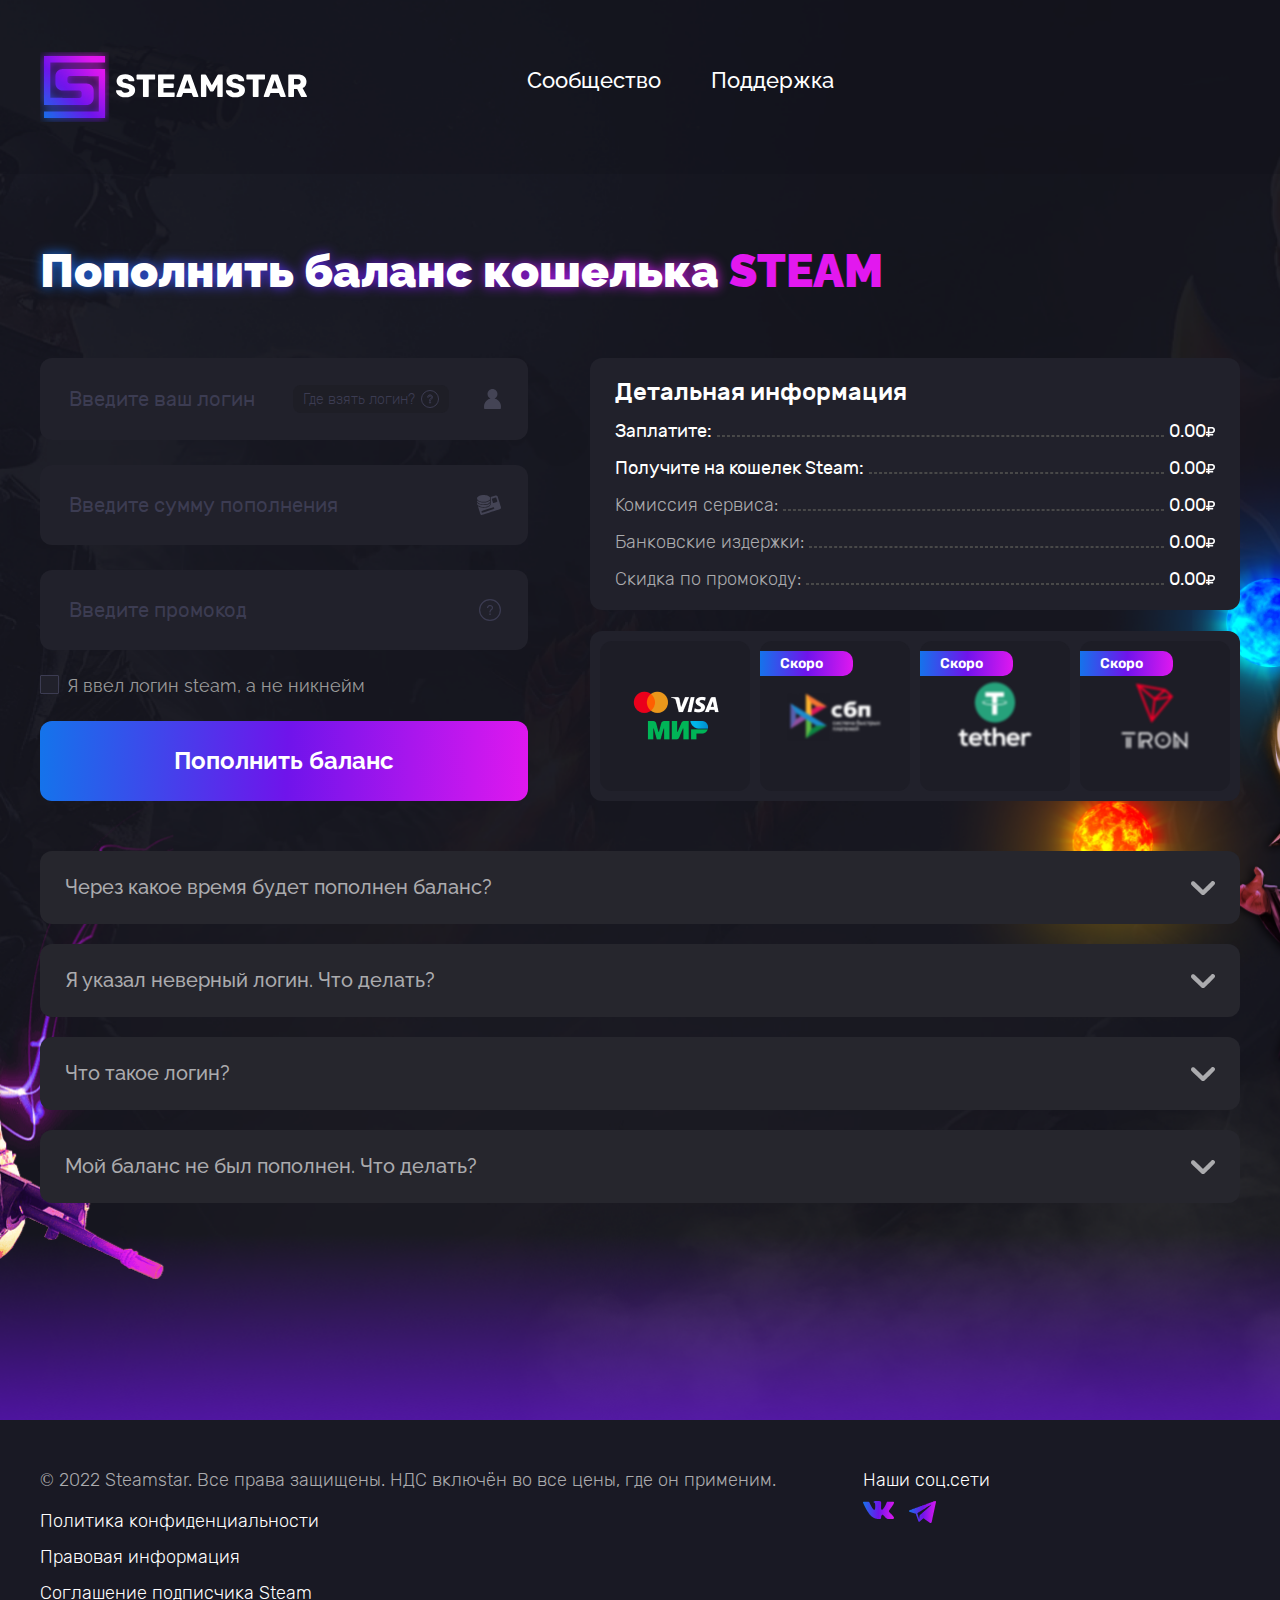
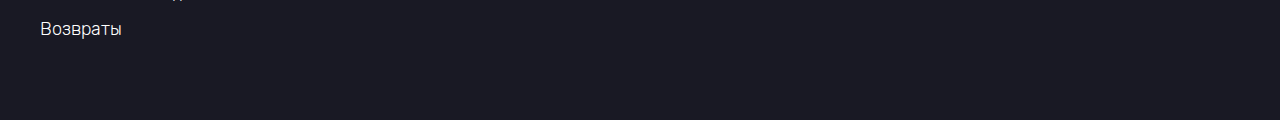
<file: index.html>
<!DOCTYPE html>
<html lang="ru">

<head>
  <meta charset="UTF-8" />
  <title>steamstar</title>
  <meta name="viewport" content="width=device-width, initial-scale=1" />
  <meta name="format-detection" content="telephone=no" />
  <!------------------------------------------------------------------------->
  <!-- Подключение стилей swiper-слайдера -->
  <link rel="stylesheet" href="./libs/swiper/swiper-bundle.min.css" />
  <!------------------------------------------------------------------------->
  <!-- Подключаем CSS -->
  <link rel="stylesheet" href="./css/style.min.css" />
</head>

<body>
  <main class="main">
    <header class="header">
      <div class="header__wrap wrapper">
        <div class="header__logo logo">
          <img src="./img/logo.svg" alt="" class="header__logo-img">
        </div>
        <nav class='menu'>
          <ul class='menu__list'>
            <li class='menu__item'>
              <a href='#' class='menu__link'>Сообщество</a>
            </li>
            <li class='menu__item'>
              <a href='#' class='menu__link'>Поддержка</a>
            </li>
          </ul>
          <div class="menu__hamburger">
            <img src="./img/cross.svg" alt="">
          </div>
          <div class="menu__logo">
            <img src="./img/logo.svg" alt="">
          </div>
        </nav>
         <div class="hamburger">
    <span class="hamburger__link">
    </span>
  </div>


      </div>
    </header>
    <div class="wrapper">
      <div class="steam">
        <div class="h1-block">
          <div class="h1-hidden">Пополнить баланс кошелька <span class="h1_span">STEAM</span></div>
          <h1 class="h1">Пополнить баланс кошелька <span class="h1_span">STEAM</span> </h1>
        </div>
        <form action="" class="staem__form form">
          <div class="form__left">
            <div class="form__inputs">
              <a href="#" class="input-block__mlogin-block mlogin-block">
                <p class="mlogin-block__text">Где взять логин?</p>
                <div class="mlogin-block__img">
                  <svg width="18" height="18" viewBox="0 0 18 18" fill='none' xmlns="http://www.w3.org/2000/svg">
                    <circle cx="9" cy="9" r="8.5" class="icon-color" />
                    <path class="icon-color"
                      d="M9.60074 12.7799C9.60074 12.8644 9.57217 12.9373 9.51502 12.9988C9.45787 13.0603 9.39 13.091 9.31142 13.091H8.70063C8.62205 13.091 8.55419 13.0603 8.49704 12.9988C8.43989 12.9373 8.41131 12.8644 8.41131 12.7799V12.123C8.41131 12.0385 8.43989 11.9655 8.49704 11.9041C8.55419 11.8426 8.62205 11.8119 8.70063 11.8119H9.31142C9.39 11.8119 9.45787 11.8426 9.51502 11.9041C9.57217 11.9655 9.60074 12.0385 9.60074 12.123V12.7799ZM6.54679 7.1563C6.56108 6.90278 6.61823 6.64542 6.71824 6.38421C6.8254 6.11533 6.97899 5.87333 7.17901 5.65822C7.38618 5.43543 7.64336 5.25489 7.95054 5.11661C8.25772 4.97832 8.61491 4.90918 9.0221 4.90918C9.37214 4.90918 9.69361 4.9668 9.98651 5.08203C10.2865 5.18959 10.5437 5.3394 10.758 5.53146C10.9795 5.72352 11.1509 5.95399 11.2724 6.22288C11.3938 6.49177 11.4545 6.77986 11.4545 7.08716C11.4545 7.40214 11.4045 7.67486 11.3045 7.90534C11.2117 8.12813 11.0902 8.32787 10.9402 8.50457C10.7973 8.68127 10.6402 8.84644 10.4687 9.00009C10.3044 9.14606 10.1472 9.2997 9.99722 9.46104C9.85435 9.61469 9.7329 9.78754 9.63289 9.9796C9.54002 10.164 9.49359 10.3868 9.49359 10.648V10.8093C9.49359 10.8938 9.46501 10.9668 9.40786 11.0283C9.35071 11.0897 9.28285 11.1204 9.20427 11.1204H8.80779C8.72921 11.1204 8.66134 11.0897 8.60419 11.0283C8.54704 10.9668 8.51847 10.8938 8.51847 10.8093V10.5673C8.51847 10.26 8.5649 9.99497 8.65777 9.77218C8.75778 9.5417 8.87923 9.33812 9.0221 9.16142C9.17212 8.98472 9.32928 8.82339 9.49359 8.67743C9.66504 8.52378 9.8222 8.37013 9.96507 8.21648C10.1151 8.05515 10.2365 7.88613 10.3294 7.70944C10.4294 7.53274 10.4794 7.32531 10.4794 7.08716C10.4794 6.8951 10.4366 6.72608 10.3508 6.58011C10.2723 6.42647 10.1651 6.2997 10.0294 6.19983C9.89364 6.09996 9.73647 6.02314 9.55788 5.96936C9.38643 5.91558 9.20784 5.88869 9.0221 5.88869C8.65063 5.88869 8.33273 5.98857 8.06841 6.18831C7.80409 6.38805 7.62193 6.71072 7.52191 7.1563C7.50763 7.24081 7.47191 7.30611 7.41476 7.3522C7.35761 7.39061 7.30046 7.40982 7.24331 7.40982H6.78254C6.71824 7.40982 6.66109 7.38677 6.61109 7.34068C6.56108 7.2869 6.53965 7.22544 6.54679 7.1563Z" />
                  </svg>
                </div>
              </a>
              <div class="form__input-group">
                <div class="form__input-block input-block">
                  <input type="text" name="" id="" placeholder="Введите ваш логин"
                    class="input-block__input input input_width">
                  <a href="#" class="input-block__login-block login-block">
                    <p class="login-block__text">Где взять логин?</p>
                    <div class="login-block__img">
                      <svg width="18" height="18" viewBox="0 0 18 18" fill='none' xmlns="http://www.w3.org/2000/svg">
                        <circle cx="9" cy="9" r="8.5" class="icon-color" />
                        <path class="icon-color"
                          d="M9.60074 12.7799C9.60074 12.8644 9.57217 12.9373 9.51502 12.9988C9.45787 13.0603 9.39 13.091 9.31142 13.091H8.70063C8.62205 13.091 8.55419 13.0603 8.49704 12.9988C8.43989 12.9373 8.41131 12.8644 8.41131 12.7799V12.123C8.41131 12.0385 8.43989 11.9655 8.49704 11.9041C8.55419 11.8426 8.62205 11.8119 8.70063 11.8119H9.31142C9.39 11.8119 9.45787 11.8426 9.51502 11.9041C9.57217 11.9655 9.60074 12.0385 9.60074 12.123V12.7799ZM6.54679 7.1563C6.56108 6.90278 6.61823 6.64542 6.71824 6.38421C6.8254 6.11533 6.97899 5.87333 7.17901 5.65822C7.38618 5.43543 7.64336 5.25489 7.95054 5.11661C8.25772 4.97832 8.61491 4.90918 9.0221 4.90918C9.37214 4.90918 9.69361 4.9668 9.98651 5.08203C10.2865 5.18959 10.5437 5.3394 10.758 5.53146C10.9795 5.72352 11.1509 5.95399 11.2724 6.22288C11.3938 6.49177 11.4545 6.77986 11.4545 7.08716C11.4545 7.40214 11.4045 7.67486 11.3045 7.90534C11.2117 8.12813 11.0902 8.32787 10.9402 8.50457C10.7973 8.68127 10.6402 8.84644 10.4687 9.00009C10.3044 9.14606 10.1472 9.2997 9.99722 9.46104C9.85435 9.61469 9.7329 9.78754 9.63289 9.9796C9.54002 10.164 9.49359 10.3868 9.49359 10.648V10.8093C9.49359 10.8938 9.46501 10.9668 9.40786 11.0283C9.35071 11.0897 9.28285 11.1204 9.20427 11.1204H8.80779C8.72921 11.1204 8.66134 11.0897 8.60419 11.0283C8.54704 10.9668 8.51847 10.8938 8.51847 10.8093V10.5673C8.51847 10.26 8.5649 9.99497 8.65777 9.77218C8.75778 9.5417 8.87923 9.33812 9.0221 9.16142C9.17212 8.98472 9.32928 8.82339 9.49359 8.67743C9.66504 8.52378 9.8222 8.37013 9.96507 8.21648C10.1151 8.05515 10.2365 7.88613 10.3294 7.70944C10.4294 7.53274 10.4794 7.32531 10.4794 7.08716C10.4794 6.8951 10.4366 6.72608 10.3508 6.58011C10.2723 6.42647 10.1651 6.2997 10.0294 6.19983C9.89364 6.09996 9.73647 6.02314 9.55788 5.96936C9.38643 5.91558 9.20784 5.88869 9.0221 5.88869C8.65063 5.88869 8.33273 5.98857 8.06841 6.18831C7.80409 6.38805 7.62193 6.71072 7.52191 7.1563C7.50763 7.24081 7.47191 7.30611 7.41476 7.3522C7.35761 7.39061 7.30046 7.40982 7.24331 7.40982H6.78254C6.71824 7.40982 6.66109 7.38677 6.61109 7.34068C6.56108 7.2869 6.53965 7.22544 6.54679 7.1563Z" />
                      </svg>
                    </div>
                  </a>
                  <div class="input-block__img">
                    <img src="./img/user.svg" alt="" class="input-block__pic">
                  </div>
                </div>
              </div>
              <div class="form__input-group">
                <div class="form__input-block input-block">
                  <input type="text" name="" id="" placeholder="Введите сумму пополнения"
                    class="input-block__input input">
                  <div class="input-block__img">
                    <img src="./img/money.svg" alt="" class="input-block__pic">
                  </div>
                </div>
              </div>
              <div class="form__input-group">
                <div class="form__input-block input-block">
                  <input type="text" name="" id="" placeholder="Введите промокод" class="input-block__input input">
                  <div class="input-block__img">
                    <img src="./img/q.svg" alt="" class="input-block__pic input-block__pic_q">
                  </div>
                </div>
              </div>
            </div>
            <div class="form__payments-mobile">
              <div class="swiper slider">
  <div class="swiper-wrapper">
    <div class="swiper-slide slide">
      <label for="payment__mradio1" class="payment">
        <input type="radio" class="payment__radio hidden" id="payment__mradio1" name="mpayment">
        <div class="payment__item">
          <div class="gradient">  
          </div>
          <div class="payment__item-wrap">
            <div class="payment__img">
              <img src="./img/visa.png" class="payment__pic"></div>
          </div>
          <div class="payment__checked">
            <img src="./img/checked.svg" class="payment__checked-pic"></div>
        </div>
      </label>

    </div>
    <div class="swiper-slide slide">
      <div class="payment__soon">
        Скоро
      </div>
      <label for="payment__mradio2" class="payment payment__blocked">
        
        <input type="radio" class="payment__radio hidden" id="payment__mradio2" name="mpayment">
        <div class="payment__item payment__item">
          <div class="gradient">  
          </div>
          <div class="payment__item-wrap">
            <div class="payment__img">
              <img src="./img/sbp.png" class="payment__pic_blocked"></div>
          </div>
          <div class="payment__checked">
            <img src="./img/checked.svg" class="payment__checked-pic"></div>
        </div>
      </label></div>
    <div class="swiper-slide slide">
      <div class="payment__soon">
        Скоро
      </div>
      <label for="payment__mradio3" class="payment payment__blocked">
        
        <input type="radio" class="payment__radio hidden" id="payment__mradio3" name="mpayment">
        <div class="payment__item">
          <div class="gradient">  
          </div>
          <div class="payment__item-wrap">
            <div class="payment__img">
              <img src="./img/tether.png" class="payment__pic payment__pic_blocked"></div>
          </div>
          <div class="payment__checked">
            <img src="./img/checked.svg" class="payment__checked-pic"></div>
        </div>
      </label>
    </div>
    <div class="swiper-slide slide">
      <div class="payment__soon">
        Скоро
      </div>
      <label for="payment__mradio4" class="payment payment__blocked">
        
        <input type="radio" class="payment__radio hidden" id="payment__mradio4" name="mpayment">
        <div class="payment__item">
          <div class="gradient">  
          </div>
          <div class="payment__item-wrap">
            <div class="payment__img">
              <img src="./img/tron.png" class="payment__pic payment__pic_blocked"></div>
          </div>
          <div class="payment__checked">
            <img src="./img/checked.svg" class="payment__checked-pic"></div>
        </div>
      </label>
    </div>

  </div>
  <div class="swiper-scrollbar"></div>
</div>

            </div>
            <div class="form__checkbox">
              <label for="checkbox" class="form__checkbox-label">
                <input type="checkbox" name="checkbox" id="checkbox" class="form__checkbox-input">
                <p class="form__checkbox-text">Я ввел логин steam, а не никнейм</p>
                <img src="./img/checked.svg" alt="" class="form__checked">
              </label>
            </div>
            <div class="btn-wrap">
              <button type="submit" class="btn btn_main">
                Пополнить баланс
                <div class="btn-text">
                </div>
              </button>
            </div>
          </div>
          <div class="form__right">
            <div class="form__info-group info-group">
              <h2 class="h2">
                Детальная информация
              </h2>
              <div class="info-group__block">
                <ul class="info-group__list price-list">
                  <li class="price-list__text">Заплатите:<span class="price-list__value">0.00</span> <span
                      class="price-list__r"><img src="./img/r.svg" alt=""> </span> </li>
                  <li class="price-list__text">Получите на кошелек Steam:<span
                      class="price-list__value">0.00</span><span class="price-list__r"><img src="./img/r.svg" alt="">
                    </span></li>
                  <li class="price-list__text price-list__text_light">Комиссия сервиса:<span
                      class="price-list__value">0.00</span><span class="price-list__r"><img src="./img/r.svg" alt="">
                    </span></li>
                  <li class="price-list__text price-list__text_light">Банковские издержки:<span
                      class="price-list__value">0.00</span><span class="price-list__r"><img src="./img/r.svg" alt="">
                    </span></li>
                  <li class="price-list__text price-list__text_light">Скидка по промокоду:<span
                      class="price-list__value">0.00</span><span class="price-list__r"><img src="./img/r.svg" alt="">
                    </span></li>
                </ul>
                <ul class="info-group__list mprice-list">
                  <li class="mprice-list__text">
                    <div class="mprice-list__name">Заплатите:</div>
                    <div class="mprice-list__group"><span class="price-list__value">0.00</span> <span
                        class="price-list__r"><img src="./img/r.svg" alt=""> </span></div>
                  </li>
                  <li class="mprice-list__text">
                    <div class="mprice-list__name">Получите на кошелек Steam:</div>
                    <div class="mprice-list__group"><span class="price-list__value">0.00</span> <span
                        class="price-list__r"><img src="./img/r.svg" alt=""> </span></div>
                  </li>
                  <li class="mprice-list__text">
                    <div class="mprice-list__name mprice-list__name_light">Комиссия сервиса:</div>
                    <div class="mprice-list__group"><span class="price-list__value">0.00</span> <span
                        class="price-list__r"><img src="./img/r.svg" alt=""> </span></div>
                  </li>
                  <li class="mprice-list__text">
                    <div class="mprice-list__name mprice-list__name_light">Банковские издержки:</div>
                    <div class="mprice-list__group"><span class="price-list__value">0.00</span> <span
                        class="price-list__r"><img src="./img/r.svg" alt=""> </span></div>
                  </li>
                  <li class="mprice-list__text">
                    <div class="mprice-list__name mprice-list__name_light">Скидка по промокоду:</div>
                    <div class="mprice-list__group"><span class="price-list__value">0.00</span> <span
                        class="price-list__r"><img src="./img/r.svg" alt=""> </span></div>
                  </li>
                </ul>
              </div>
            </div>
            <div class="form__payments">
              <label for="payment__radio1" class="payment">
                <input type="radio" id="payment__radio1" class="payment__radio hidden" name="payment">
                <div class="payment__item">
                  <div class="gradient">
                  </div>
                  <div class="payment__item-wrap">
                    <div class="payment__img">
                      <img src="./img/visa.png" class="payment__pic"></div>
                  </div>
                  <div class="payment__checked">
                    <img src="./img/checked.svg" class="payment__checked-pic"></div>
                </div>
              </label>
              <label for="payment__radio2" class="payment payment__blocked">
                <div class="payment__soon">
                  Скоро
                </div>
                <input type="radio" class="payment__radio hidden" id="payment__radio2" name="payment">
                <div class="payment__item payment__item">
                  <div class="gradient">
                  </div>
                  <div class="payment__item-wrap">
                    <div class="payment__img">
                      <img src="./img/sbp.png" class="payment__pic_blocked"></div>
                  </div>
                  <div class="payment__checked">
                    <img src="./img/checked.svg" class="payment__checked-pic"></div>
                </div>
              </label>
              <label for="payment__radio3" class="payment payment__blocked">
                <div class="payment__soon">
                  Скоро
                </div>
                <input type="radio" class="payment__radio hidden" id="payment__radio3" name="payment">
                <div class="payment__item">
                  <div class="gradient">
                  </div>
                  <div class="payment__item-wrap">
                    <div class="payment__img">
                      <img src="./img/tether.png" class="payment__pic payment__pic_blocked"></div>
                  </div>
                  <div class="payment__checked">
                    <img src="./img/checked.svg" class="payment__checked-pic"></div>
                </div>
              </label>
              <label for="payment__radio4" class="payment payment__blocked">
                <div class="payment__soon">
                  Скоро
                </div>
                <input type="radio" class="payment__radio hidden" id="payment__radio4" name="payment">
                <div class="payment__item">
                  <div class="gradient">
                  </div>
                  <div class="payment__item-wrap">
                    <div class="payment__img">
                      <img src="./img/tron.png" class="payment__pic payment__pic_blocked"></div>
                  </div>
                  <div class="payment__checked">
                    <img src="./img/checked.svg" class="payment__checked-pic"></div>
                </div>
              </label>
            </div>
          </div>
        </form>
        <div class="steam__faq">
          <ul class=" steam__spoiler spoiler">
    <li class="spoiler__item">
      <div class="spoiler__title drop">
        <p class="spoiler__title-text drop">Через какое время будет пополнен баланс?</p>
        <img src="./img/arrow.svg" alt="" class="spoiler__arrow drop">
      </div>
      <div class="spoiler__content">
        Моментально после оплаты, ваш баланс будет пополнен, но не исключаем случаи, когда баланс может прийти с задержками, просьба не волноваться и дождаться, в крайнем случае обратится в "Техническую поддержку".
      </div>
    </li>
    <li class="spoiler__item">
      <div class="spoiler__title drop">
        <p class="spoiler__title-text drop">Я указал неверный логин. Что делать?</p>
        <img src="./img/arrow.svg" alt="" class="spoiler__arrow drop">
      </div>
      <div class="spoiler__content">
        Моментально после оплаты, ваш баланс будет пополнен, но не исключаем случаи, когда баланс может прийти с задержками, просьба не волноваться и дождаться, в крайнем случае обратится в "Техническую поддержку".      </div>
    </li>
    <li class="spoiler__item">
      <div class="spoiler__title drop">
        <p class="spoiler__title-text drop">Что такое логин?</p>
        <img src="./img/arrow.svg" alt="" class="spoiler__arrow drop">
      </div>
      <div class="spoiler__content">
        Моментально после оплаты, ваш баланс будет пополнен, но не исключаем случаи, когда баланс может прийти с задержками, просьба не волноваться и дождаться, в крайнем случае обратится в "Техническую поддержку".      </div>
    </li>
    <li class="spoiler__item">
      <div class="spoiler__title drop">
        <p class="spoiler__title-text drop">Мой баланс не был пополнен. Что делать?</p>
        <img src="./img/arrow.svg" alt="" class="spoiler__arrow drop">
      </div>
      <div class="spoiler__content">
        Моментально после оплаты, ваш баланс будет пополнен, но не исключаем случаи, когда баланс может прийти с задержками, просьба не волноваться и дождаться, в крайнем случае обратится в "Техническую поддержку".      </div>
    </li>
  </ul>
        </div>
      </div>
    </div>
  </main>
  <footer class="footer">
    <div class="wrapper footer__wrap">
      <div class="footer__left">
        <p class="footer__copy">© 2022 Steamstar. Все права защищены. НДС включён во все цены, где он применим.</p>
        <div class="footer__links">
          <a href="#" class="footer__link">Политика конфиденциальности</a>
          <a href="#" class="footer__link">Правовая информация </a>
          <a href="#" class="footer__link">Соглашение подписчика Steam </a>
          <a href="#" class="footer__link">Возвраты</a></div>
      </div>
      <div class="footer__right">
        <p class="footer__soc-title">Наши соц.сети</p>
        <ul class="socials">
          <li class="socials__item">
            <a href="#" class="socials__link">
              <img src="./img/vk.svg" alt="" class="socials__pic">
            </a>
          </li>
          <li class="socials__item">
            <a href="#" class="socials__link">
              <img src="./img/telegram.svg" alt="">
            </a>
          </li>
        </ul>

      </div>
    </div>
  </footer>
  <div class="modal-login">
  <div class="modal-login__container">
    <div class="modal-gradient">      
    </div>
    <div class="modal-login__content">
      <h2 class="h3">Где взять логин Steam</h2>
      <div class="modal-login__img">
        <img src="./img/login.png" alt="" class="modal-login__pic">
      </div>
      <p class="modal-login__text">Обратите внимание! Логин, это то, что вы указываете при входе в Steam. Если вы укажите неверный логин, то средства уйдут другому пользователлю.</p>
      <a href="#" class="modal-login__link">Взять вы его можете тут</a>
      <a href="#" class="btn modal-login__btn btn-close">Понятно
        <div class="btn-text btn-text_modal-login">
        </div>
      </a>
    </div>
  </div>
</div>




  
<div class="overlay"></div>
<div class="modal-payment">
  <div class="modal-payment__container">
    <div class="modal-gradient">
    </div>
    <div class="modal-payment__content">
      <h2 class="h3">Оплата принята</h2>
      <p class="modal-payment__text">В скором времени деньги должны прийти 
        на указанный Steam кошелек</p>   
      <div class="modal-payment__price-group">
        <p class="modal-payment__price">12 000</p>
        <div class="modal-payment__img"><img src="./img/r.svg" alt="" class="modal-payment__pic"></div>        
      </div>  
      <p class="modal-payment__text-main"> Если спустя 10 минут после оплаты средства не были начислены, обратитесь в <a href="#" class="modal-payment__support">Техническую поддержку</a>  она находится в правом ниижнем углу сайта</p>
      <p class="modal-payment__text-main modal-payment__text-main_service">Вам понравился наш сервис? </p>
      <a href="#" class="modal-payment__link">Оставьте пожалуйста отзыв</a>
      
      <a href="#" class="btn modal-payment__btn btn-close">Понятно
        <div class="btn-text btn-text_modal-payment">
        </div>
      </a>
    </div>
  </div>
</div>
  <!------------------------------------------------------------------------->
  <!-- Подключение скриптов swiper-слайдера -->
  <script src="./libs/swiper/swiper-bundle.min.js"></script>
  <!------------------------------------------------------------------------->
  <script src="js/script.min.js"></script>
</body>
</html>
</file>
<file: css/style.min.css>
@charset "UTF-8";@font-face{font-family:raleway;src:url(../fonts/Raleway-Medium.woff2) format("woff2"),url(../fonts/Raleway-Medium.woff) format("woff");font-weight:500;font-style:normal}@font-face{font-family:raleway;src:url(../fonts/Raleway-Black.woff2) format("woff2"),url(../fonts/Raleway-Black.woff) format("woff");font-weight:900;font-style:normal}@font-face{font-family:raleway;src:url(../fonts/Raleway-Regular.woff2) format("woff2"),url(../fonts/Raleway-Regular.woff) format("woff");font-weight:400;font-style:normal}@font-face{font-family:raleway;src:url(../fonts/Raleway-Bold.woff2) format("woff2"),url(../fonts/Raleway-Bold.woff) format("woff");font-weight:700;font-style:normal}@font-face{font-family:rubik;src:url(../fonts/Rubik.woff2) format("woff2"),url(../fonts/Rubik.woff) format("woff");font-weight:400;font-style:normal}@font-face{font-family:rubik;src:url(../fonts/Rubiklight.woff2) format("woff2"),url(../fonts/Rubik.woff) format("woff");font-weight:300;font-style:normal}@font-face{font-family:rubik;src:url(../fonts/Rubikmedium.woff2) format("woff2"),url(../fonts/Rubikmedium.woff) format("woff");font-weight:500;font-style:normal}@font-face{font-family:rubik;src:url(../fonts/Rubik-SemiBold.woff) format("woff");font-weight:600;font-style:normal}.btn-wrap{position:relative}.btn{background:-o-linear-gradient(357.76deg,#1474eb 0,#6f14eb 50.6%,#e218ef 101.2%);background:linear-gradient(92.24deg,#1474eb 0,#6f14eb 50.6%,#e218ef 101.2%);border-radius:12px;border:none;outline:0;font-family:Raleway,sans-serif;font-weight:700;font-size:24px;line-height:28px;padding-top:26px;padding-bottom:26px;text-align:center;width:100%;color:#fff;position:relative;z-index:10;overflow:hidden}.btn::after{content:"";position:absolute;left:-1px;top:1px;width:1px;background-color:#000;border-radius:12px;z-index:-2;-webkit-transition:width .5s ease;-o-transition:width .5s ease;transition:width .5s ease;height:calc(100% - 2px)}.btn:hover{font-size:0;background:0 0;background-image:-o-linear-gradient(357.76deg,#1474eb 0,#6f14eb 50.6%,#e218ef 101.2%);background-image:linear-gradient(92.24deg,#1474eb 0,#6f14eb 50.6%,#e218ef 101.2%)}.btn:hover .btn-text::before{opacity:1}.btn:hover::after{width:calc(100% - 2px);left:1px}.btn:hover:before{content:"";position:absolute;top:0;left:0;width:100%;height:100%;background:-o-linear-gradient(357.76deg,#1474eb 0,#6f14eb 50.6%,#e218ef 101.2%);background:linear-gradient(92.24deg,#1474eb 0,#6f14eb 50.6%,#e218ef 101.2%);border-radius:12px;z-index:-2}.btn-text::before{content:"Пополнить баланс";position:absolute;font-family:Raleway,sans-serif;font-weight:700;font-size:24px;line-height:28px;text-align:center;top:50%;left:50%;-webkit-transform:translate(-50%,-50%);-ms-transform:translate(-50%,-50%);transform:translate(-50%,-50%);z-index:10;opacity:0;background-image:-o-linear-gradient(357.76deg,#1474eb 0,#6f14eb 50.6%,#e218ef 101.2%);background-image:linear-gradient(92.24deg,#1474eb 0,#6f14eb 50.6%,#e218ef 101.2%);-webkit-background-clip:text;background-clip:text;-webkit-text-fill-color:transparent}.btn-text_modal-login::before{font-size:24px;line-height:28px;content:"Понятно"}.btn-text_modal-payment::before{font-size:24px;line-height:28px;content:"Понятно"}.btn-refresh{text-decoration:none;margin-right:20px;width:305px;height:70px;font-size:22px;line-height:20px}.btn-text_refresh::before{font-size:24px;line-height:28px;content:"Обновить страницу";width:100%;font-size:22px;line-height:20px}.img-refresh{display:inline-block;position:absolute;left:10px;top:50%;-webkit-transform:translateY(-50%);-ms-transform:translateY(-50%);transform:translateY(-50%)}.btn-tomain{position:relative;display:-webkit-box;display:-ms-flexbox;display:flex;-webkit-box-align:center;-ms-flex-align:center;align-items:center;-webkit-box-pack:center;-ms-flex-pack:center;justify-content:center;border-radius:12px;background-color:#1d1d26;font-family:Raleway;font-style:normal;font-weight:700;font-size:22px;line-height:26px;color:#fff;width:305px;height:70px;z-index:50;text-decoration:none}.btn-tomain:hover .btn-tomain__back1{background-color:transparent;-webkit-transition:all .8s;-o-transition:all .8s;transition:all .8s}.btn-tomain__back{position:absolute;top:50%;left:50%;-webkit-transform:translate(-50%,-50%);-ms-transform:translate(-50%,-50%);transform:translate(-50%,-50%);width:calc(100% + 2px);height:calc(100% + 2px);background:-o-linear-gradient(357.76deg,#1474eb 0,#6f14eb 50.6%,#e218ef 101.2%);background:linear-gradient(92.24deg,#1474eb 0,#6f14eb 50.6%,#e218ef 101.2%);border-radius:12px;z-index:-2}.btn-tomain__back1{position:absolute;top:0;left:0;width:100%;height:100%;border-radius:12px;z-index:-1;background-color:#000}*{-webkit-box-sizing:border-box;box-sizing:border-box}html{height:100%}body{margin:0;padding:0;-webkit-font-smoothing:antialiased;font-family:rubik;font-weight:500;font-size:1.125rem;height:100%;background-color:#191924;color:#ababae;font-family:rubik,sans-serif}body .lock{overflow:hidden}.hidden{display:none}article,aside,details,figcaption,figure,footer,header,hgroup,main,menu,nav,section,summary{display:block}svg:not(:root){overflow:hidden}a:active,a:hover{outline:0}button,input,optgroup,select,textarea{color:inherit;font:inherit;margin:0}button,html input[type=button],input[type=reset],input[type=submit]{cursor:pointer}button::-moz-focus-inner,input::-moz-focus-inner{border:0;padding:0}h1,h2,h3,h4,h5,h6{margin:0;padding:0}p{margin:0;padding:0}li,ul{margin:0;padding:0}li{list-style:none}img{max-width:100%;border:0;display:block}.wrapper{max-width:1230px;margin:0 auto;padding:0 15px}.main{background:url(../img/bg.png) no-repeat center bottom/cover;z-index:-2;min-height:1420px}.header{height:174px;display:-webkit-box;display:-ms-flexbox;display:flex;-webkit-box-align:center;-ms-flex-align:center;align-items:center;background:rgba(16,16,23,.25)}.header__wrap{display:-webkit-box;display:-ms-flexbox;display:flex;width:100%}.header__logo{width:22.25%;margin-right:220px}.menu{display:-webkit-box;display:-ms-flexbox;display:flex;-webkit-box-align:center;-ms-flex-align:center;align-items:center}.menu__list{display:-webkit-box;display:-ms-flexbox;display:flex}.menu__item:not(:last-child){margin-right:50px}.menu__link{font-family:raleway,sans-serif;font-weight:500;font-size:22px;line-height:26px;color:#fff;text-decoration:none}.h1-block{position:relative;font-weight:900;font-size:46px;line-height:54px;margin-top:70px;margin-bottom:60px}.h1-block::before{font-family:Raleway;font-size:46px;line-height:54px;content:"Пополнить баланс кошелька";top:0;left:0;position:absolute;background:-o-linear-gradient(357.76deg,#1474eb 0,#6f14eb 50.6%,#e218ef 101.2%);background:linear-gradient(92.24deg,#1474eb 0,#6f14eb 50.6%,#e218ef 101.2%);-webkit-background-clip:text;background-clip:text;-webkit-text-fill-color:transparent;-webkit-filter:blur(6px);filter:blur(6px)}.h1-hidden{opacity:0;color:red;font-family:Raleway;font-style:normal;font-weight:900;font-size:46px;line-height:54px;line-height:54px;color:#fff}.h1-hidden_span{text-transform:uppercase}.h1{position:absolute;top:0;left:0;font-family:Raleway;font-style:normal;font-weight:900;font-size:46px;line-height:54px;line-height:54px;color:#fff}.h1_span{color:#e218ef;text-transform:uppercase}.h3{font-family:Raleway,sans-serif;font-weight:700;text-align:center;color:#fff;font-size:34px;line-height:40px}.form{display:-webkit-box;display:-ms-flexbox;display:flex;-webkit-box-pack:justify;-ms-flex-pack:justify;justify-content:space-between}.form__left{width:40.67%}.form__checkbox{margin-bottom:25px;position:relative}.form__checkbox-label{cursor:pointer}.form__checkbox-text{font-family:Raleway,sans-serif;font-weight:400;font-size:18px;line-height:21px;font-size:16px;font-size:18px;line-height:21px;color:#9a9a9a;padding-left:27px;position:relative}.form__checkbox-text:before{content:"";position:absolute;top:0;left:0;width:17px;height:17px;background:#21212b;border:1px solid #3c3c52;border-radius:1px}.form__checkbox-input{display:none}.form__checkbox-input:checked~.form__checkbox-text{color:#fff;-webkit-transition:color 1s;-o-transition:color 1s;transition:color 1s}.form__checkbox-input:checked~.form__checked{opacity:1}.form__checked{position:absolute;top:2px;left:3px;width:13px;opacity:0}.form__right{width:54.2%;display:-webkit-box;display:-ms-flexbox;display:flex;-webkit-box-orient:vertical;-webkit-box-direction:normal;-ms-flex-direction:column;flex-direction:column;-webkit-box-pack:justify;-ms-flex-pack:justify;justify-content:space-between}.form__payments{display:-webkit-box;display:-ms-flexbox;display:flex;width:100%;-webkit-box-pack:justify;-ms-flex-pack:justify;justify-content:space-between;border-radius:12px;background:#21212b;padding:10px}.form__payments-mobile{margin-right:-15px;margin-left:-15px;background:#21212b;border-radius:12px 0 0 12px;padding:10px;margin-bottom:15px}.input-block{background:#21212b;border-radius:12px;display:-webkit-box;display:-ms-flexbox;display:flex;padding:27px;padding-left:27px;-webkit-box-pack:justify;-ms-flex-pack:justify;justify-content:space-between;margin-bottom:25px}.input-block__img{display:-webkit-box;display:-ms-flexbox;display:flex;-webkit-box-align:center;-ms-flex-align:center;align-items:center}.input-block__pic_q{width:22px}.input{font-family:Rubik,sans-serif;font-weight:400;font-size:20px;font-size:20px;color:#3c3c52;background-color:transparent;outline:0;border:none;width:80%}.input_width{width:190px}.input::-webkit-input-placeholder{color:#3c3c52}.input::-moz-placeholder{color:#3c3c52}.input:-ms-input-placeholder{color:#3c3c52}.input::-ms-input-placeholder{color:#3c3c52}.input::placeholder{color:#3c3c52}.login-block{display:-webkit-box;display:-ms-flexbox;display:flex;-webkit-box-align:center;-ms-flex-align:center;align-items:center;background:#1e1e26;border-radius:8px;padding:5px 10px;font-family:Rubik,sans-serif;font-weight:300;font-size:14px;line-height:17px;color:#3c3c52;text-decoration:none}.login-block:hover{-webkit-transition:all 1s;-o-transition:all 1s;transition:all 1s;color:#fff}.login-block:hover .icon-color{-webkit-transition:all 1s;-o-transition:all 1s;transition:all 1s;stroke:#fff}.login-block__text{margin-right:6px}.login-block__img{display:-webkit-box;display:-ms-flexbox;display:flex;-webkit-box-align:center;-ms-flex-align:center;align-items:center}.mlogin-block{-webkit-box-align:center;-ms-flex-align:center;align-items:center;-webkit-box-pack:start;-ms-flex-pack:start;justify-content:flex-start;background:#1e1e26;border-radius:8px;padding:5px 10px;font-family:Rubik,sans-serif;font-weight:300;font-size:14px;line-height:17px;color:#3c3c52;text-decoration:none;display:none;margin-bottom:5px}.mlogin-block:hover{-webkit-transition:all 1s;-o-transition:all 1s;transition:all 1s;color:#fff}.mlogin-block:hover .icon-color{-webkit-transition:all 1s;-o-transition:all 1s;transition:all 1s;stroke:#fff}.mlogin-block__text{margin-right:6px}.mlogin-block__img{display:-webkit-box;display:-ms-flexbox;display:flex;-webkit-box-align:center;-ms-flex-align:center;align-items:center}.info-group{background:#21212b;border-radius:12px;padding:20px 25px;padding-left:25px;padding-right:25px}.info-group__line{width:100%;display:-webkit-box;display:-ms-flexbox;display:flex;-webkit-box-align:end;-ms-flex-align:end;align-items:flex-end;-webkit-box-pack:justify;-ms-flex-pack:justify;justify-content:space-between;line-height:1}.info-group__price-group{display:-webkit-box;display:-ms-flexbox;display:flex;-webkit-box-align:end;-ms-flex-align:end;align-items:flex-end;position:relative}.info-group__price-group::before{content:"";position:absolute;bottom:0;right:100%;width:50px;width:100%;border-bottom:1px dashed #484848}.h2{font-family:Rubik;font-weight:500;color:#fff;margin-bottom:15px;font-size:24px;line-height:28px}.icon-color{stroke:#3c3c52}.price-list__text{font-family:Rubik;font-weight:400;font-size:18px;line-height:21px;color:#fff;-webkit-box-align:baseline;-ms-flex-align:baseline;align-items:baseline;display:-webkit-box;display:-ms-flexbox;display:flex}.price-list__text:not(:last-child){margin-bottom:16px}.price-list li::before{content:"";border:1px dashed #484848;-webkit-box-flex:1;-ms-flex-positive:1;flex-grow:1;-webkit-box-ordinal-group:3;-ms-flex-order:2;order:2;margin:0 5px}.price-list__text_light{font-family:Rubik;font-weight:300;font-size:18px;line-height:21px;color:#ababae}.price-list__value{-webkit-box-ordinal-group:4;-ms-flex-order:3;order:3;font-weight:400;font-size:18px;line-height:21px;color:#fff;-webkit-box-align:baseline;-ms-flex-align:baseline;align-items:baseline}.price-list__r{-webkit-box-ordinal-group:5;-ms-flex-order:4;order:4}.mprice-list{display:none}.payment{cursor:pointer;position:relative;z-index:50}.payment__blocked{pointer-events:none}.payment__radio{position:relative}.payment__radio:checked~.payment__item .payment__checked{opacity:1;-webkit-transition:all .5s;-o-transition:all .5s;transition:all .5s}.payment__radio:checked~.payment__item .payment__pic{-webkit-transform:scale(1.1);-ms-transform:scale(1.1);transform:scale(1.1);-webkit-transition:all .5s;-o-transition:all .5s;transition:all .5s}.payment__radio:checked~.payment__item .gradient{opacity:1;-webkit-transition:1s;-o-transition:1s;transition:1s}.payment__item{position:relative;display:-webkit-box;display:-ms-flexbox;display:flex;-webkit-box-align:center;-ms-flex-align:center;align-items:center;-webkit-box-pack:center;-ms-flex-pack:center;justify-content:center;width:150px;height:150px;border-radius:12px;background-color:#1d1d26}.payment__soon{position:absolute;left:0;top:10px;z-index:1000;padding:4px 30px 4px 20px;background:-o-linear-gradient(357.76deg,#1474eb 0,#6f14eb 50.6%,#e218ef 101.2%);background:linear-gradient(92.24deg,#1474eb 0,#6f14eb 50.6%,#e218ef 101.2%);border-radius:0 10px 10px 0;font-family:Rubik;font-weight:600;font-size:14px;line-height:17px;color:#fff}.payment__pic_blocked{-webkit-filter:blur(1px);filter:blur(1px)}.payment__checked{opacity:0;position:absolute;top:8px;left:8px;width:14px;height:14px;display:-webkit-box;display:-ms-flexbox;display:flex;-webkit-box-align:center;-ms-flex-align:center;align-items:center;-webkit-box-pack:center;-ms-flex-pack:center;justify-content:center;border-radius:50%;background:-o-linear-gradient(357.76deg,#1474eb 0,#6f14eb 50.6%,#e218ef 101.2%);background:linear-gradient(92.24deg,#1474eb 0,#6f14eb 50.6%,#e218ef 101.2%)}.payment__checked__pic{width:8px}.footer{padding-top:50px;padding-top:50px;padding-bottom:65px}.footer__wrap{display:-webkit-box;display:-ms-flexbox;display:flex}.footer__links{display:-webkit-box;display:-ms-flexbox;display:flex;-webkit-box-orient:vertical;-webkit-box-direction:normal;-ms-flex-direction:column;flex-direction:column;-webkit-box-align:start;-ms-flex-align:start;align-items:flex-start}.footer__link{display:block;font-family:Rubik;font-weight:300;color:#fff;margin-bottom:15px;text-decoration:none;font-size:18px;line-height:21px}.footer__link:hover{background-image:-o-linear-gradient(357.76deg,#1474eb 0,#6f14eb 50.6%,#e218ef 101.2%);background-image:linear-gradient(92.24deg,#1474eb 0,#6f14eb 50.6%,#e218ef 101.2%);-webkit-background-clip:text;background-clip:text;-webkit-text-fill-color:transparent}.footer__copy{font-family:Rubik;font-style:normal;font-weight:300;margin-bottom:20px;color:#ababae;font-size:18px;line-height:21px}.footer__left{margin-right:87px}.footer__soc-title{font-family:Rubik;font-weight:300;font-size:18px;line-height:21px;color:#fff;font-size:18px;line-height:21px}.socials{display:-webkit-box;display:-ms-flexbox;display:flex;margin-top:10px}.socials__item{margin-right:15px}.socials__pic{width:31px}.gradient{position:absolute;top:50%;left:50%;-webkit-transform:translate(-50%,-50%);-ms-transform:translate(-50%,-50%);transform:translate(-50%,-50%);width:calc(100% + 4px);height:calc(100% + 4px);background:-o-linear-gradient(357.76deg,#1474eb 0,#6f14eb 50.6%,#e218ef 101.2%);background:linear-gradient(92.24deg,#1474eb 0,#6f14eb 50.6%,#e218ef 101.2%);border-radius:12px;z-index:-1;opacity:0}.hamburger{margin:10px;opacity:1;-webkit-transition:opacity 1.2s;-o-transition:opacity 1.2s;transition:opacity 1.2s}.hamburger.active{opacity:0}.header__container{display:none}.menu__hamburger{position:absolute;top:38px;right:30px;display:none}.menu__logo{position:absolute;top:34px;left:20px;width:40%;display:none}.menu__item{margin-bottom:15px}.menu__link.active{color:#f5b338}.ham-menu.is-active{top:0}body.locked{overflow:hidden;height:100%}.error{background:url(../img/error_bg.png) no-repeat center bottom/cover;height:100vh;width:100vw;position:relative}.error__wrap{display:-webkit-box;display:-ms-flexbox;display:flex;-webkit-box-align:center;-ms-flex-align:center;align-items:center;-webkit-box-pack:center;-ms-flex-pack:center;justify-content:center}.error__bg1{position:absolute;left:0;bottom:0;max-width:30%}.error__bg2{position:absolute;right:0;bottom:0;max-width:30%}.error__poligon{width:70%}.error__block{width:60%;padding:10%;height:90vh;background:url(../img/polygon.svg) no-repeat center bottom/contain;display:-webkit-box;display:-ms-flexbox;display:flex;-webkit-box-orient:vertical;-webkit-box-direction:normal;-ms-flex-direction:column;flex-direction:column;-webkit-box-align:center;-ms-flex-align:center;align-items:center;-webkit-box-pack:center;-ms-flex-pack:center;justify-content:center}.error__pic{padding-top:20%;width:97%}.error__text{font-family:Raleway;font-style:normal;font-weight:400;line-height:23px;text-align:center;color:#fff;font-size:20px;line-height:23px;padding-top:45px;padding-bottom:68px}.buttons{display:-webkit-box;display:-ms-flexbox;display:flex}.form__payments-mobile{display:none}.slider{width:98%;margin-left:15px;padding:2px}.swiper-wrapper{padding-bottom:20px}.slide .payment__soon{opacity:.6;padding:2px 15px 2px 15px}.swiper-scrollbar-horizontal{background-color:#32323e;bottom:0;width:95%}.swiper-scrollbar-drag{height:8px;top:-2px;opacity:1;background-color:#1d1d26;border-radius:2px}.modal-login{width:100%;height:100%;position:fixed;left:0;top:0;display:-webkit-box;display:-ms-flexbox;display:flex;-webkit-box-pack:center;-ms-flex-pack:center;justify-content:center;-webkit-box-align:center;-ms-flex-align:center;align-items:center;background-color:rgba(0,0,0,.6);visibility:hidden;z-index:100;opacity:0;-webkit-transition:1s ease;-o-transition:1s ease;transition:1s ease}.modal-login__btn{display:block;text-decoration:none}.modal-login__container{background:-webkit-gradient(linear,left top,left bottom,from(rgba(0,0,0,0)),to(rgba(111,20,235,.25))),#21212b;background:-o-linear-gradient(top,rgba(0,0,0,0) 0,rgba(111,20,235,.25) 100%),#21212b;background:linear-gradient(180deg,rgba(0,0,0,0) 0,rgba(111,20,235,.25) 100%),#21212b;border-radius:12px;position:relative;padding:60px;width:590px;max-height:99%;display:-webkit-box;display:-ms-flexbox;display:flex;-webkit-box-orient:vertical;-webkit-box-direction:normal;-ms-flex-direction:column;flex-direction:column;-webkit-box-align:center;-ms-flex-align:center;align-items:center;-webkit-box-pack:center;-ms-flex-pack:center;justify-content:center;-webkit-box-shadow:3px 3px 5px rgba(0,0,0,.2);box-shadow:3px 3px 5px rgba(0,0,0,.2)}.modal-login__content{overflow:auto;display:-webkit-box;display:-ms-flexbox;display:flex;-webkit-box-orient:vertical;-webkit-box-direction:normal;-ms-flex-direction:column;flex-direction:column;-webkit-box-pack:center;-ms-flex-pack:center;justify-content:center;-webkit-box-align:center;-ms-flex-align:center;align-items:center;text-align:center}.modal-login__img{display:-webkit-box;display:-ms-flexbox;display:flex;-webkit-box-pack:center;-ms-flex-pack:center;justify-content:center;-webkit-box-align:center;-ms-flex-align:center;align-items:center;margin-top:20px;margin-bottom:25px;width:377px}.modal-login__text{font-family:Raleway;font-weight:500;color:#fff;margin-bottom:25px;font-size:20px;line-height:23px}.modal-login__link{font-family:Raleway;font-weight:500;font-size:26px;line-height:31px;text-align:center;text-transform:uppercase;background:-o-linear-gradient(357.76deg,#1474eb 0,#6f14eb 50.6%,#e218ef 101.2%);background:linear-gradient(92.24deg,#1474eb 0,#6f14eb 50.6%,#e218ef 101.2%);-webkit-background-clip:text;-webkit-text-fill-color:transparent;background-clip:text;margin-bottom:25px;font-size:26px;line-height:31px}.modal-login.active{opacity:1;visibility:visible}.modal-gradient{position:absolute;top:50%;left:50%;-webkit-transform:translate(-50%,-50%);-ms-transform:translate(-50%,-50%);transform:translate(-50%,-50%);width:calc(100% + 4px);height:calc(100% + 4px);background:-o-linear-gradient(357.76deg,#1474eb 0,#6f14eb 50.6%,#e218ef 101.2%);background:linear-gradient(92.24deg,#1474eb 0,#6f14eb 50.6%,#e218ef 101.2%);border-radius:12px;z-index:-1}.overlay{position:fixed;width:100%;height:100%;background-color:#000;top:0;left:0;visibility:hidden;z-index:100;opacity:0;-webkit-transition:1s ease;-o-transition:1s ease;transition:1s ease}.modal-payment{position:absolute;top:10%;left:50%;-webkit-transform:translateX(-50%);-ms-transform:translateX(-50%);transform:translateX(-50%);background-color:transparent;z-index:100;width:auto;height:auto;opacity:0;visibility:hidden;-webkit-transition:1s ease;-o-transition:1s ease;transition:1s ease}.modal-payment.active{opacity:1;visibility:visible}.overlay.active{opacity:.8;visibility:visible}.modal-payment__btn{display:block;text-decoration:none}.modal-payment__container{background:url(../img/modal_bg.png) no-repeat center bottom/cover;border-radius:12px;position:relative;padding-top:30px;padding-bottom:284px;padding-left:60px;padding-right:60px;width:590px;max-height:90%;display:-webkit-box;display:-ms-flexbox;display:flex;-webkit-box-orient:vertical;-webkit-box-direction:normal;-ms-flex-direction:column;flex-direction:column;-webkit-box-align:center;-ms-flex-align:center;align-items:center;-webkit-box-pack:center;-ms-flex-pack:center;justify-content:center;-webkit-box-shadow:3px 3px 5px rgba(0,0,0,.2);box-shadow:3px 3px 5px rgba(0,0,0,.2)}.modal-payment__content{overflow:auto;display:-webkit-box;display:-ms-flexbox;display:flex;-webkit-box-orient:vertical;-webkit-box-direction:normal;-ms-flex-direction:column;flex-direction:column;-webkit-box-pack:center;-ms-flex-pack:center;justify-content:center;text-align:center}.modal-payment__text{font-family:Raleway;font-weight:500;font-size:20px;line-height:23px;color:#fff;margin-top:20px;margin-bottom:20px;font-size:20px;line-height:23px}.modal-payment__price{font-family:Rubik,sans-serif;color:#fff;font-weight:600;font-size:50px;line-height:59px}.modal-payment__pic{width:33px;margin-left:8px}.modal-payment__price-group{display:-webkit-box;display:-ms-flexbox;display:flex;text-align:center;-webkit-box-align:center;-ms-flex-align:center;align-items:center;-webkit-box-pack:center;-ms-flex-pack:center;justify-content:center}.modal-payment__img{display:-webkit-box;display:-ms-flexbox;display:flex;-webkit-box-align:center;-ms-flex-align:center;align-items:center}.modal-payment__link{font-family:Raleway;font-weight:600;text-align:center;text-transform:uppercase;background:-o-linear-gradient(357.76deg,#1474eb 0,#6f14eb 50.6%,#e218ef 101.2%);background:linear-gradient(92.24deg,#1474eb 0,#6f14eb 50.6%,#e218ef 101.2%);-webkit-background-clip:text;-webkit-text-fill-color:transparent;background-clip:text;margin-bottom:25px;-webkit-text-decoration-line:underline;text-decoration-line:underline;font-size:20px;line-height:23px}.modal-payment__text-main{font-family:Raleway;font-weight:300;font-size:18px;line-height:21px;color:#ababae}.modal-payment__text-main_service{margin-top:25px;margin-bottom:5px}.modal-payment__support{background:-o-linear-gradient(357.76deg,#1474eb 0,#6f14eb 50.6%,#e218ef 101.2%);background:linear-gradient(92.24deg,#1474eb 0,#6f14eb 50.6%,#e218ef 101.2%);-webkit-background-clip:text;background-clip:text;-webkit-text-fill-color:transparent}.spoiler{padding-top:50px;font-family:Raleway;font-weight:500;font-size:20px;line-height:23px;color:#ababae}.spoiler__item{margin-bottom:20px}.spoiler__arrow{-webkit-transition:all .5s;-o-transition:all .5s;transition:all .5s}.spoiler__title{display:-webkit-box;display:-ms-flexbox;display:flex;-webkit-box-pack:justify;-ms-flex-pack:justify;justify-content:space-between;-webkit-box-align:center;-ms-flex-align:center;align-items:center;padding:25px;background:#26262d;border-radius:12px;cursor:pointer;padding:25px}.spoiler__title-text{font-size:20px;line-height:23px}.spoiler__content{background:#26262d;max-height:0;overflow:hidden;-webkit-transition:max-height .5s;-o-transition:max-height .5s;transition:max-height .5s;-webkit-box-sizing:content-box;box-sizing:content-box;font-family:Rubik;font-style:normal;font-weight:300;color:#737373;-webkit-transition:max-height .2s;-o-transition:max-height .2s;transition:max-height .2s;border-radius:0 0 12px 12px;font-size:18px;line-height:21px}.spoiler__item.active .spoiler__content{-webkit-transition:max-height .8s;-o-transition:max-height .8s;transition:max-height .8s;padding:25px}.spoiler__item.active .spoiler__title{border-radius:12px 12px 0 0}.spoiler__item.active .spoiler__arrow{-webkit-transform:rotate3d(1,0,0,180deg);transform:rotate3d(1,0,0,180deg);-webkit-transition:all .5s;-o-transition:all .5s;transition:all .5s}@media (max-width:1200px){.btn{font-size:calc(20px + 4* ((100vw - 320px)/ 880))}.btn{line-height:calc(23px + 5* ((100vw - 320px)/ 880))}.btn{padding-top:calc(13px + 13* ((100vw - 320px)/ 880))}.btn{padding-bottom:calc(13px + 13* ((100vw - 320px)/ 880))}.btn-text::before{font-size:calc(20px + 4* ((100vw - 320px)/ 880))}.btn-text::before{line-height:calc(23px + 5* ((100vw - 320px)/ 880))}.btn-text_modal-login::before{font-size:calc(20px + 4* ((100vw - 320px)/ 880))}.btn-text_modal-login::before{line-height:calc(23px + 5* ((100vw - 320px)/ 880))}.btn-text_modal-payment::before{font-size:calc(20px + 4* ((100vw - 320px)/ 880))}.btn-text_modal-payment::before{line-height:calc(23px + 5* ((100vw - 320px)/ 880))}.btn-refresh{width:calc(290px + 15* ((100vw - 320px)/ 880))}.btn-refresh{height:calc(50px + 20* ((100vw - 320px)/ 880))}.btn-refresh{font-size:calc(20px + 2* ((100vw - 320px)/ 880))}.btn-refresh{line-height:calc(20px + 0* ((100vw - 320px)/ 880))}.btn-text_refresh::before{font-size:calc(20px + 4* ((100vw - 320px)/ 880))}.btn-text_refresh::before{line-height:calc(23px + 5* ((100vw - 320px)/ 880))}.btn-text_refresh::before{font-size:calc(20px + 2* ((100vw - 320px)/ 880))}.btn-tomain{width:calc(290px + 15* ((100vw - 320px)/ 880))}.btn-tomain{height:calc(50px + 20* ((100vw - 320px)/ 880))}.header{height:calc(97px + 77* ((100vw - 320px)/ 880))}.header__logo{margin-right:calc(0px + 220* ((100vw - 320px)/ 880))}.h1-block{font-size:calc(28px + 18* ((100vw - 320px)/ 880))}.h1-block{line-height:calc(33px + 21* ((100vw - 320px)/ 880))}.h1-block{margin-top:calc(15px + 55* ((100vw - 320px)/ 880))}.h1-block{margin-bottom:calc(15px + 45* ((100vw - 320px)/ 880))}.h1-block::before{font-size:calc(28px + 18* ((100vw - 320px)/ 880))}.h1-block::before{line-height:calc(33px + 21* ((100vw - 320px)/ 880))}.h1-hidden{font-size:calc(28px + 18* ((100vw - 320px)/ 880))}.h1-hidden{line-height:calc(33px + 21* ((100vw - 320px)/ 880))}.h1{font-size:calc(28px + 18* ((100vw - 320px)/ 880))}.h1{line-height:calc(33px + 21* ((100vw - 320px)/ 880))}.h3{font-size:calc(22px + 12* ((100vw - 320px)/ 880))}.h3{line-height:calc(26px + 14* ((100vw - 320px)/ 880))}.form__checkbox-text{font-size:calc(16px + 2* ((100vw - 320px)/ 880))}.form__checkbox-text{line-height:calc(19px + 2* ((100vw - 320px)/ 880))}.form__right{width:58%}.input-block{padding:calc(15px + 12* ((100vw - 320px)/ 880))}.input-block{padding-left:calc(10px + 17* ((100vw - 320px)/ 880))}.input-block{margin-bottom:calc(10px + 15* ((100vw - 320px)/ 880))}.input{font-size:calc(16px + 4* ((100vw - 320px)/ 880))}.info-group{padding-left:calc(10px + 15* ((100vw - 320px)/ 880))}.info-group{padding-right:calc(10px + 15* ((100vw - 320px)/ 880))}.h2{font-size:calc(18px + 6* ((100vw - 320px)/ 880))}.h2{line-height:calc(21px + 7* ((100vw - 320px)/ 880))}.payment__item{width:130px;height:130px}.footer{padding-top:calc(30px + 20* ((100vw - 320px)/ 880))}.footer{padding-bottom:calc(35px + 30* ((100vw - 320px)/ 880))}.footer__link{font-size:calc(14px + 4* ((100vw - 320px)/ 880))}.footer__link{line-height:calc(17px + 4* ((100vw - 320px)/ 880))}.footer__copy{font-size:calc(16px + 2* ((100vw - 320px)/ 880))}.footer__copy{line-height:calc(19px + 2* ((100vw - 320px)/ 880))}.footer__soc-title{font-size:calc(16px + 2* ((100vw - 320px)/ 880))}.footer__soc-title{line-height:calc(19px + 2* ((100vw - 320px)/ 880))}.error__text{font-size:calc(16px + 4* ((100vw - 320px)/ 880))}.error__text{line-height:calc(19px + 4* ((100vw - 320px)/ 880))}.error__text{padding-top:calc(15px + 30* ((100vw - 320px)/ 880))}.error__text{padding-bottom:calc(30px + 38* ((100vw - 320px)/ 880))}.modal-login__container{padding:calc(25px + 35* ((100vw - 320px)/ 880))}.modal-login__container{width:calc(290px + 300* ((100vw - 320px)/ 880))}.modal-login__img{margin-top:calc(10px + 10* ((100vw - 320px)/ 880))}.modal-login__img{margin-bottom:calc(10px + 15* ((100vw - 320px)/ 880))}.modal-login__img{width:calc(244px + 133* ((100vw - 320px)/ 880))}.modal-login__text{font-size:calc(14px + 6* ((100vw - 320px)/ 880))}.modal-login__text{line-height:calc(16px + 7* ((100vw - 320px)/ 880))}.modal-login__link{font-size:calc(16px + 10* ((100vw - 320px)/ 880))}.modal-login__link{line-height:calc(22px + 9* ((100vw - 320px)/ 880))}.modal-payment__container{padding-top:calc(25px + 5* ((100vw - 320px)/ 880))}.modal-payment__container{padding-bottom:calc(26px + 258* ((100vw - 320px)/ 880))}.modal-payment__container{padding-left:calc(15px + 45* ((100vw - 320px)/ 880))}.modal-payment__container{padding-right:calc(15px + 45* ((100vw - 320px)/ 880))}.modal-payment__container{width:calc(290px + 300* ((100vw - 320px)/ 880))}.modal-payment__text{margin-top:calc(15px + 5* ((100vw - 320px)/ 880))}.modal-payment__text{margin-bottom:calc(15px + 5* ((100vw - 320px)/ 880))}.modal-payment__text{font-size:calc(16px + 4* ((100vw - 320px)/ 880))}.modal-payment__text{line-height:calc(19px + 4* ((100vw - 320px)/ 880))}.modal-payment__price{font-size:calc(30px + 20* ((100vw - 320px)/ 880))}.modal-payment__price{line-height:calc(36px + 23* ((100vw - 320px)/ 880))}.modal-payment__pic{width:calc(19px + 14* ((100vw - 320px)/ 880))}.modal-payment__link{font-size:calc(18px + 2* ((100vw - 320px)/ 880))}.modal-payment__link{line-height:calc(21px + 2* ((100vw - 320px)/ 880))}.modal-payment__text-main_service{margin-top:calc(5px + 20* ((100vw - 320px)/ 880))}.modal-payment__text-main_service{margin-bottom:calc(0px + 5* ((100vw - 320px)/ 880))}.spoiler{padding-top:calc(20px + 30* ((100vw - 320px)/ 880))}.spoiler__item{margin-bottom:calc(5px + 15* ((100vw - 320px)/ 880))}.spoiler__title{padding:calc(10px + 15* ((100vw - 320px)/ 880))}.spoiler__title-text{font-size:calc(14px + 6* ((100vw - 320px)/ 880))}.spoiler__title-text{line-height:calc(16px + 7* ((100vw - 320px)/ 880))}.spoiler__content{font-size:calc(14px + 4* ((100vw - 320px)/ 880))}.spoiler__content{line-height:calc(17px + 4* ((100vw - 320px)/ 880))}}@media (max-width:1000px){.main{background:url(../img/bg.png) no-repeat left bottom/contain;min-height:1300px}.login-block{display:none}.mlogin-block{display:-webkit-inline-box;display:-ms-inline-flexbox;display:inline-flex}.payment__item{width:100px;height:100px}.footer__left{width:80%;margin-right:0}.error__block{background:0 0;width:80%}.modal-payment__container{background:-webkit-gradient(linear,left top,left bottom,from(rgba(0,0,0,0)),to(rgba(111,20,235,.35))),-webkit-gradient(linear,left bottom,left top,from(#21212b),to(#21212b));background:-o-linear-gradient(top,rgba(0,0,0,0) 0,rgba(111,20,235,.35) 100%),-o-linear-gradient(bottom,#21212b,#21212b);background:linear-gradient(180deg,rgba(0,0,0,0) 0,rgba(111,20,235,.35) 100%),linear-gradient(0deg,#21212b,#21212b)}.modal-payment__container{padding-bottom:25px}}@media (max-width:768px){.btn-refresh{margin-right:0;margin-bottom:15px}.wrapper{max-width:100%}.main{background:url(../img/bg_m.png) no-repeat left bottom/cover;min-height:1420px}.header__wrap{-webkit-box-pack:justify;-ms-flex-pack:justify;justify-content:space-between;-webkit-box-align:center;-ms-flex-align:center;align-items:center}.header__logo{width:40%}.form{-webkit-box-orient:vertical;-webkit-box-direction:normal;-ms-flex-direction:column;flex-direction:column}.form__left{width:100%}.form__right{width:100%}.form__payments{display:none}.login-block{display:-webkit-box;display:-ms-flexbox;display:flex}.mlogin-block{display:none}.info-group{margin-top:15px}.payment__item{width:170px;height:170px}.footer__wrap{-webkit-box-orient:vertical;-webkit-box-direction:normal;-ms-flex-direction:column;flex-direction:column}.footer__right{margin-top:25px}.hamburger{cursor:pointer;height:15px;width:30px;display:block;position:relative}.hamburger::after,.hamburger::before{content:"";position:absolute;left:0;width:100%;height:3px;background-color:#fff;background:-o-linear-gradient(357.76deg,#1474eb 0,#6f14eb 50.6%,#e218ef 101.2%);background:linear-gradient(92.24deg,#1474eb 0,#6f14eb 50.6%,#e218ef 101.2%);border-radius:4px;-webkit-transition:all .3s ease;-o-transition:all .3s ease;transition:all .3s ease}.hamburger::before{top:0}.hamburger::after{bottom:0}.hamburger span{position:absolute;right:0;width:23px;height:3px;background-color:#fff;top:6px;background:-o-linear-gradient(357.76deg,#1474eb 0,#6f14eb 50.6%,#e218ef 101.2%);background:linear-gradient(92.24deg,#1474eb 0,#6f14eb 50.6%,#e218ef 101.2%);border-radius:4px}.header__container{position:fixed;width:100%;left:0;top:0;z-index:50;min-height:40px;-webkit-transition:background-color 1.5s;-o-transition:background-color 1.5s;transition:background-color 1.5s;background-color:#000;display:-webkit-box;display:-ms-flexbox;display:flex;-webkit-box-align:center;-ms-flex-align:center;align-items:center}.menu{-webkit-box-align:start;-ms-flex-align:start;align-items:flex-start;position:fixed;top:0;right:-100%;width:80%;height:100%;background-color:rgba(0,0,0,.9);background:url(../img/menu.svg) no-repeat center center/cover;-webkit-transition:right 1s;-o-transition:right 1s;transition:right 1s;z-index:100}.menu.is-active{right:0}.menu__hamburger{display:block}.menu__logo{display:block}.menu__list{-webkit-box-orient:vertical;-webkit-box-direction:normal;-ms-flex-direction:column;flex-direction:column;margin-top:120px;margin-left:20px}.menu__link{font-weight:500;font-size:18px;line-height:21px}.error__block{width:100%}.buttons{-webkit-box-orient:vertical;-webkit-box-direction:normal;-ms-flex-direction:column;flex-direction:column;-webkit-box-align:center;-ms-flex-align:center;align-items:center}.form__payments-mobile{display:block}}@media (max-width:480px){.login-block{display:none}.mlogin-block{display:-webkit-inline-box;display:-ms-inline-flexbox;display:inline-flex}.h2{margin-bottom:20px}.price-list{display:none}.mprice-list{display:block}.mprice-list__group{display:-webkit-box;display:-ms-flexbox;display:flex;-webkit-box-align:baseline;-ms-flex-align:baseline;align-items:baseline}.mprice-list__group::before{content:"";border-bottom:1px dashed #484848;-webkit-box-flex:1;-ms-flex-positive:1;flex-grow:1;-webkit-box-ordinal-group:3;-ms-flex-order:2;order:2;margin:0 5px}.mprice-list__text{font-family:Rubik;font-weight:400;font-size:16px;line-height:21px;color:#fff}.mprice-list__text:not(:last-child){margin-bottom:16px}.mprice-list__name_light{font-family:Rubik;font-weight:300;font-size:16px;line-height:21px;color:#ababae}.mprice-list__value{-webkit-box-ordinal-group:4;-ms-flex-order:3;order:3;font-weight:400;font-size:18px;line-height:21px;color:#fff;-webkit-box-align:baseline;-ms-flex-align:baseline;align-items:baseline}.mprice-list__r{-webkit-box-ordinal-group:5;-ms-flex-order:4;order:4}.payment__item{width:110px;height:70px}.payment__checked{top:4px;left:4px}.menu__list{margin-top:90px}.error__block{padding:15px}.slide .payment__pic{width:73px}.spoiler__arrow{width:15px}}
</file>
